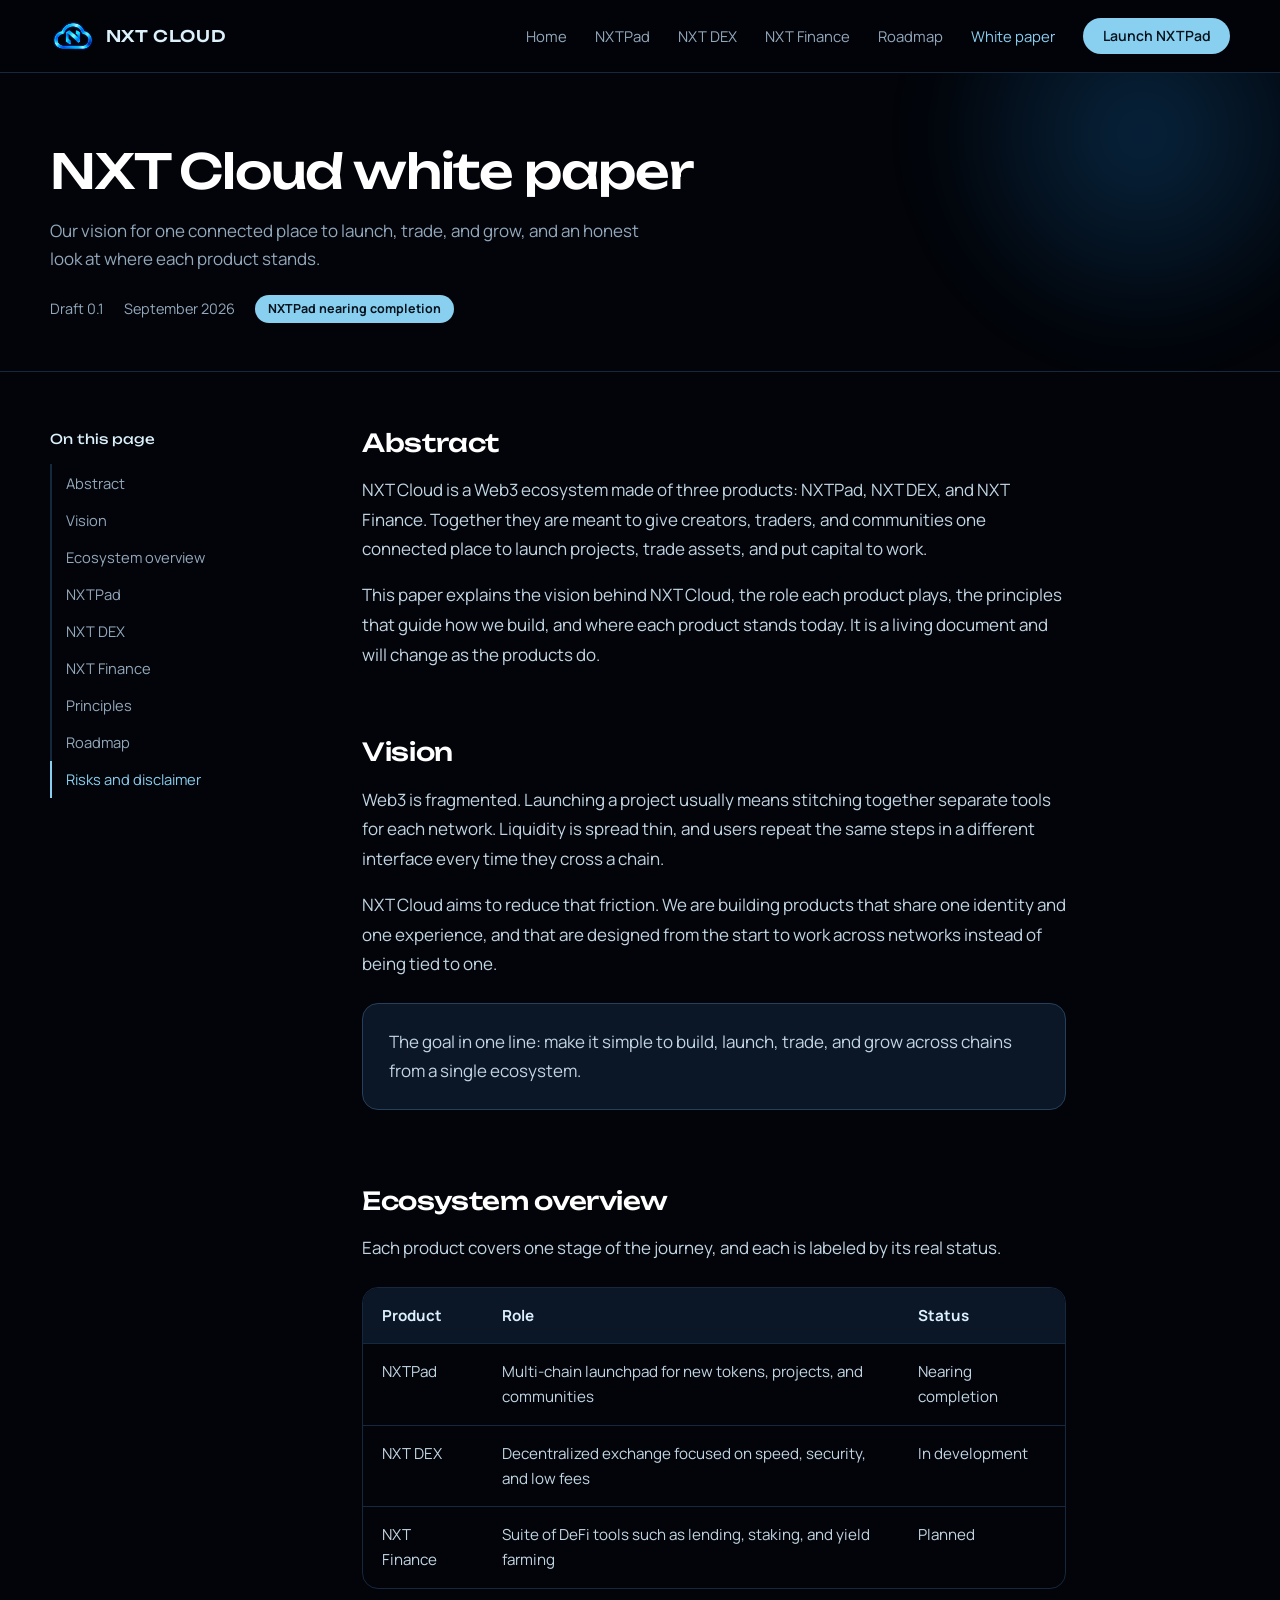
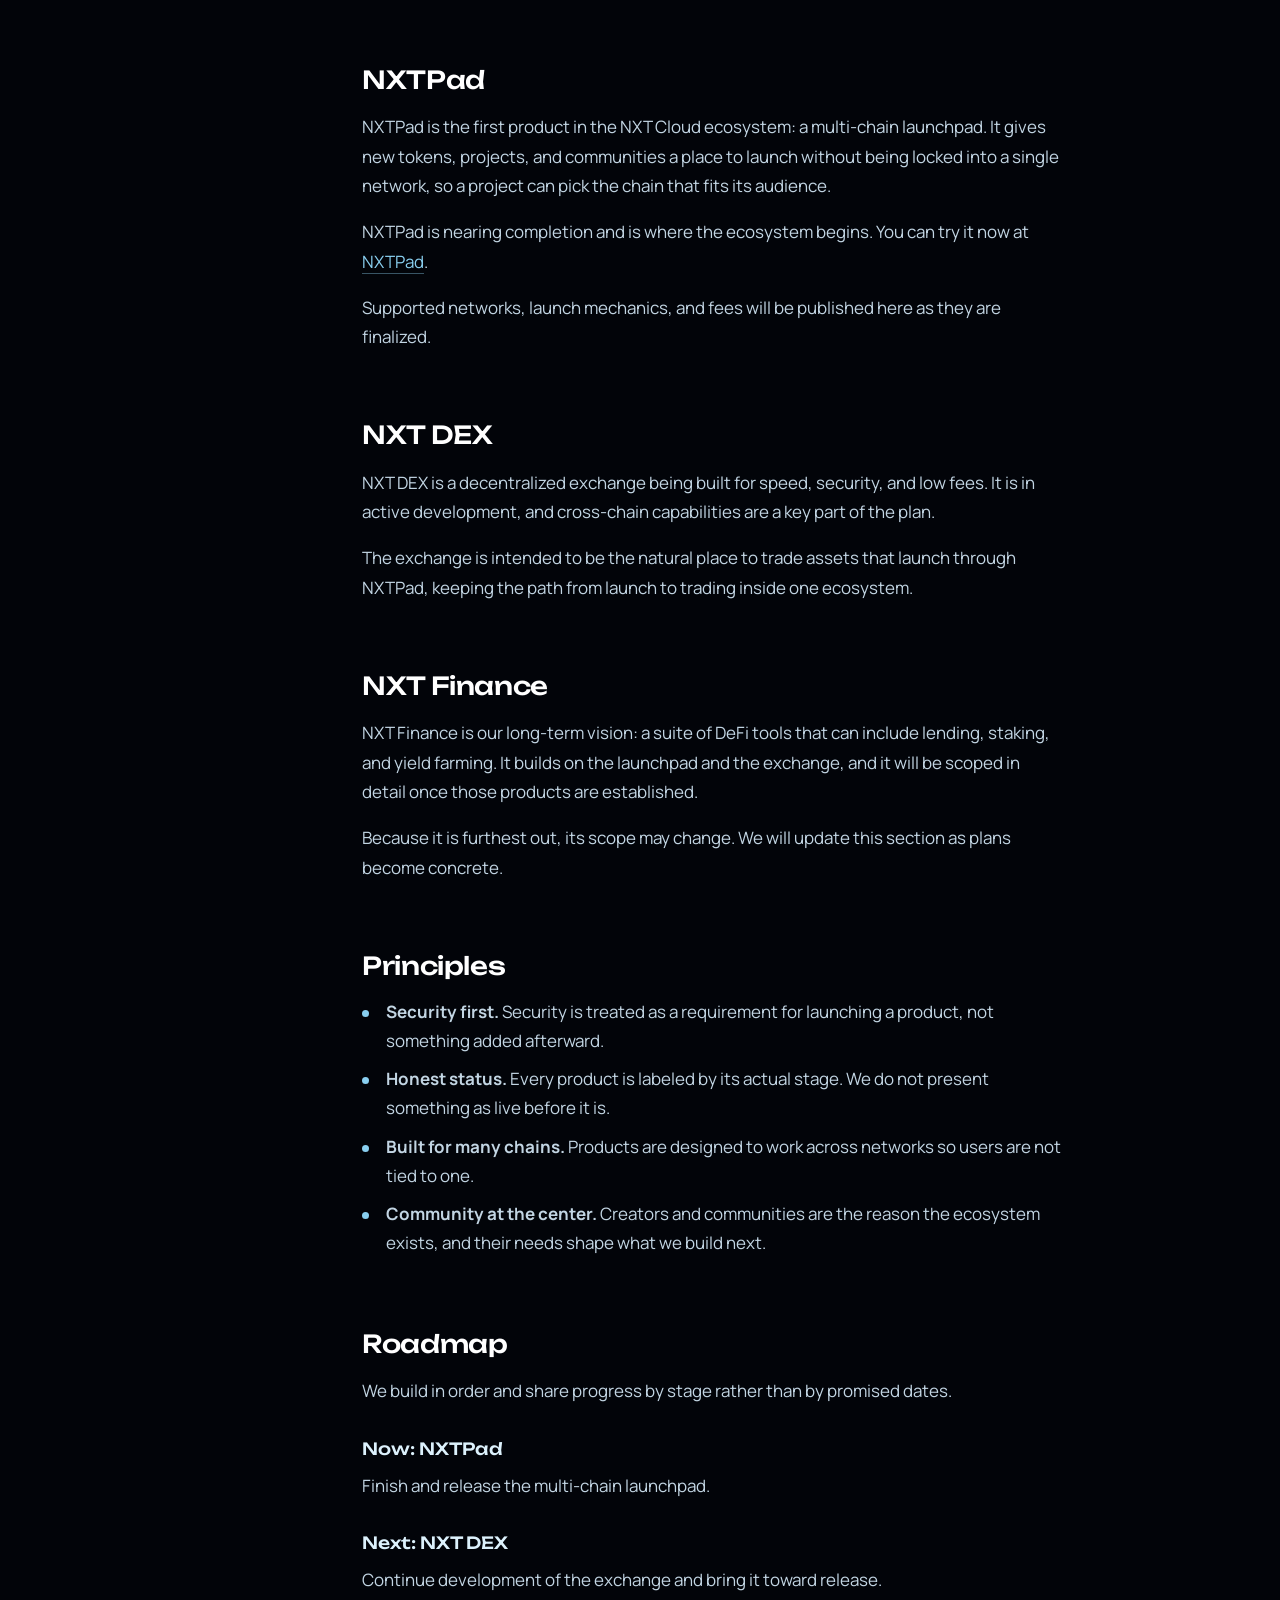
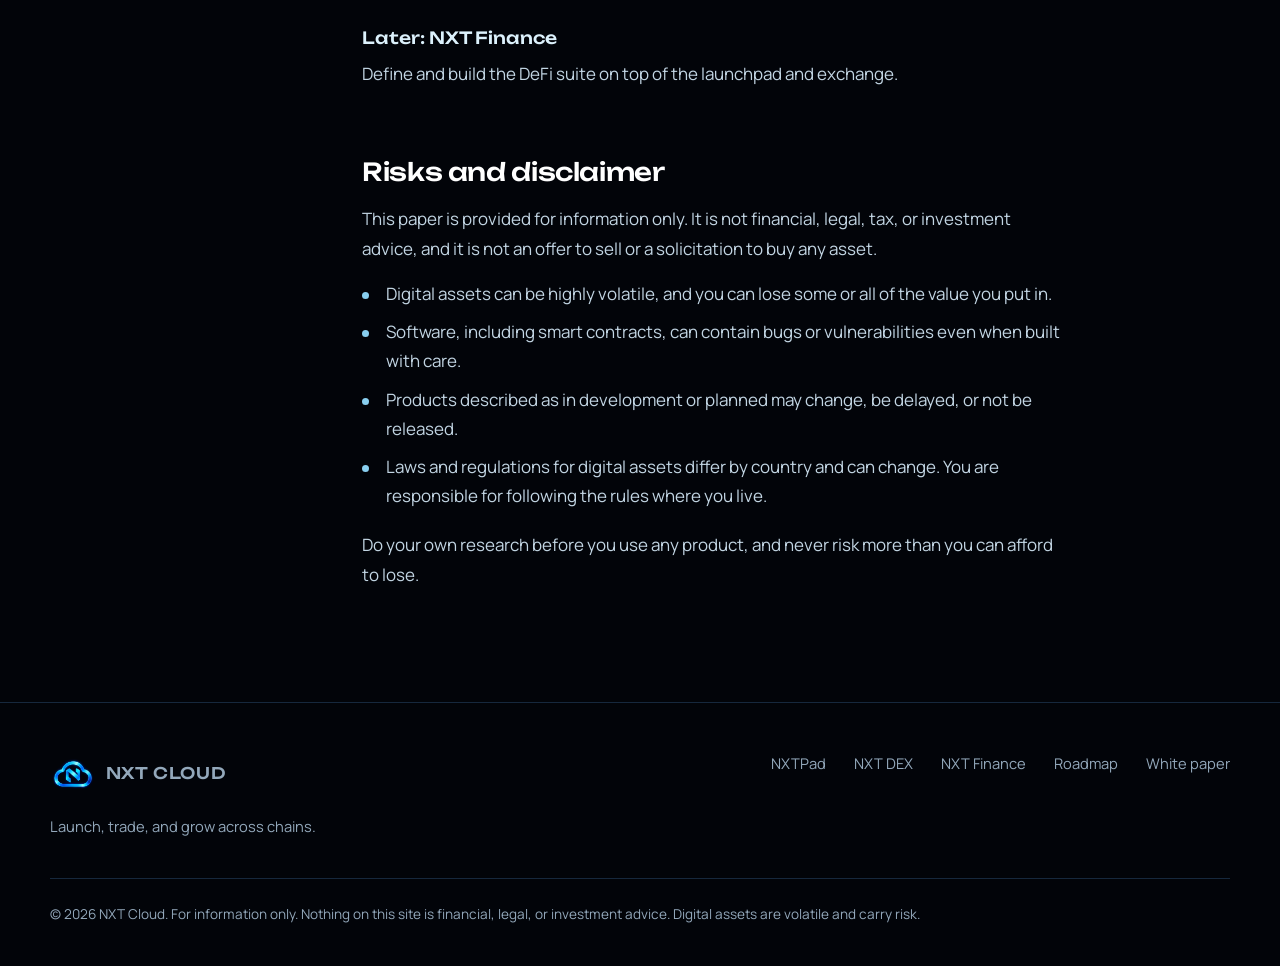
<file: whitepaper.html>
<!doctype html>
<html lang="en">
<head>
  <meta charset="utf-8">
  <meta name="viewport" content="width=device-width, initial-scale=1">
  <title>White paper | NXT Cloud</title>
  <meta name="description" content="The NXT Cloud white paper: our vision, the three products (NXTPad, NXT DEX, NXT Finance), the principles behind them, and the risks.">
  <meta name="theme-color" content="#020409">
  <meta property="og:title" content="NXT Cloud white paper">
  <meta property="og:description" content="Vision, products, principles, and risks for the NXT Cloud ecosystem.">
  <meta property="og:type" content="article">
  <link rel="icon" type="image/png" sizes="48x48" href="assets/img/favicon-48.png">
  <link rel="icon" type="image/png" sizes="192x192" href="assets/img/favicon-192.png">
  <link rel="apple-touch-icon" href="assets/img/apple-touch-icon.png">
  <link rel="preconnect" href="https://fonts.googleapis.com">
  <link rel="preconnect" href="https://fonts.gstatic.com" crossorigin>
  <link href="https://fonts.googleapis.com/css2?family=Manrope:wght@400;500;600;700&family=Unbounded:wght@400;500&display=swap" rel="stylesheet">
  <link rel="stylesheet" href="assets/css/style.css">
</head>
<body>
  <a class="skip" href="#main">Skip to content</a>

  <header class="site-header">
    <div class="wrap header-inner">
      <a class="brand" href="index.html" aria-label="NXT Cloud home">
        <img src="assets/img/logo.png" alt="" width="46" height="46">
        <span>NXT CLOUD</span>
      </a>
      <button class="nav-toggle" type="button" aria-expanded="false" aria-controls="nav">Menu</button>
      <nav class="nav" id="nav" aria-label="Main">
        <a href="index.html">Home</a>
        <a href="pad.html">NXTPad</a>
        <a href="dex.html">NXT DEX</a>
        <a href="index.html#nxt-finance">NXT Finance</a>
        <a href="index.html#roadmap">Roadmap</a>
        <a href="whitepaper.html" aria-current="page">White paper</a>
        <a class="btn btn-primary btn-sm" href="https://nxtpad.nxtpadsupport.workers.dev/launch" target="_blank" rel="noopener noreferrer">Launch NXTPad</a>
      </nav>
    </div>
  </header>

  <main id="main">
    <section class="doc-hero">
      <div class="wrap">
        <h1>NXT Cloud white paper</h1>
        <p>Our vision for one connected place to launch, trade, and grow, and an honest look at where each product stands.</p>
        <div class="doc-meta">
          <span>Draft 0.1</span>
          <span>September 2026</span>
          <span class="pill pill--soon">NXTPad nearing completion</span>
        </div>
      </div>
    </section>

    <div class="wrap doc-layout">
      <aside class="toc" aria-label="On this page">
        <p>On this page</p>
        <nav>
          <a href="#abstract">Abstract</a>
          <a href="#vision">Vision</a>
          <a href="#ecosystem">Ecosystem overview</a>
          <a href="#nxtpad">NXTPad</a>
          <a href="#nxt-dex">NXT DEX</a>
          <a href="#nxt-finance">NXT Finance</a>
          <a href="#principles">Principles</a>
          <a href="#roadmap">Roadmap</a>
          <a href="#risks">Risks and disclaimer</a>
        </nav>
      </aside>

      <article class="doc">
        <section id="abstract">
          <h2>Abstract</h2>
          <p>NXT Cloud is a Web3 ecosystem made of three products: NXTPad, NXT DEX, and NXT Finance. Together they are meant to give creators, traders, and communities one connected place to launch projects, trade assets, and put capital to work.</p>
          <p>This paper explains the vision behind NXT Cloud, the role each product plays, the principles that guide how we build, and where each product stands today. It is a living document and will change as the products do.</p>
        </section>

        <section id="vision">
          <h2>Vision</h2>
          <p>Web3 is fragmented. Launching a project usually means stitching together separate tools for each network. Liquidity is spread thin, and users repeat the same steps in a different interface every time they cross a chain.</p>
          <p>NXT Cloud aims to reduce that friction. We are building products that share one identity and one experience, and that are designed from the start to work across networks instead of being tied to one.</p>
          <div class="callout">
            <p>The goal in one line: make it simple to build, launch, trade, and grow across chains from a single ecosystem.</p>
          </div>
        </section>

        <section id="ecosystem">
          <h2>Ecosystem overview</h2>
          <p>Each product covers one stage of the journey, and each is labeled by its real status.</p>
          <div class="table-wrap">
            <table>
              <thead>
                <tr><th>Product</th><th>Role</th><th>Status</th></tr>
              </thead>
              <tbody>
                <tr><td>NXTPad</td><td>Multi-chain launchpad for new tokens, projects, and communities</td><td>Nearing completion</td></tr>
                <tr><td>NXT DEX</td><td>Decentralized exchange focused on speed, security, and low fees</td><td>In development</td></tr>
                <tr><td>NXT Finance</td><td>Suite of DeFi tools such as lending, staking, and yield farming</td><td>Planned</td></tr>
              </tbody>
            </table>
          </div>
        </section>

        <section id="nxtpad">
          <h2>NXTPad</h2>
          <p>NXTPad is the first product in the NXT Cloud ecosystem: a multi-chain launchpad. It gives new tokens, projects, and communities a place to launch without being locked into a single network, so a project can pick the chain that fits its audience.</p>
          <p>NXTPad is nearing completion and is where the ecosystem begins. You can try it now at <a class="inline" href="https://nxtpad.nxtpadsupport.workers.dev/launch" target="_blank" rel="noopener noreferrer">NXTPad</a>.</p>
          <p>Supported networks, launch mechanics, and fees will be published here as they are finalized.</p>
        </section>

        <section id="nxt-dex">
          <h2>NXT DEX</h2>
          <p>NXT DEX is a decentralized exchange being built for speed, security, and low fees. It is in active development, and cross-chain capabilities are a key part of the plan.</p>
          <p>The exchange is intended to be the natural place to trade assets that launch through NXTPad, keeping the path from launch to trading inside one ecosystem.</p>
        </section>

        <section id="nxt-finance">
          <h2>NXT Finance</h2>
          <p>NXT Finance is our long-term vision: a suite of DeFi tools that can include lending, staking, and yield farming. It builds on the launchpad and the exchange, and it will be scoped in detail once those products are established.</p>
          <p>Because it is furthest out, its scope may change. We will update this section as plans become concrete.</p>
        </section>

        <section id="principles">
          <h2>Principles</h2>
          <ul class="bullets">
            <li><strong>Security first.</strong> Security is treated as a requirement for launching a product, not something added afterward.</li>
            <li><strong>Honest status.</strong> Every product is labeled by its actual stage. We do not present something as live before it is.</li>
            <li><strong>Built for many chains.</strong> Products are designed to work across networks so users are not tied to one.</li>
            <li><strong>Community at the center.</strong> Creators and communities are the reason the ecosystem exists, and their needs shape what we build next.</li>
          </ul>
        </section>

        <section id="roadmap">
          <h2>Roadmap</h2>
          <p>We build in order and share progress by stage rather than by promised dates.</p>
          <h3>Now: NXTPad</h3>
          <p>Finish and release the multi-chain launchpad.</p>
          <h3>Next: NXT DEX</h3>
          <p>Continue development of the exchange and bring it toward release.</p>
          <h3>Later: NXT Finance</h3>
          <p>Define and build the DeFi suite on top of the launchpad and exchange.</p>
        </section>

        <section id="risks">
          <h2>Risks and disclaimer</h2>
          <p>This paper is provided for information only. It is not financial, legal, tax, or investment advice, and it is not an offer to sell or a solicitation to buy any asset.</p>
          <ul class="bullets">
            <li>Digital assets can be highly volatile, and you can lose some or all of the value you put in.</li>
            <li>Software, including smart contracts, can contain bugs or vulnerabilities even when built with care.</li>
            <li>Products described as in development or planned may change, be delayed, or not be released.</li>
            <li>Laws and regulations for digital assets differ by country and can change. You are responsible for following the rules where you live.</li>
          </ul>
          <p>Do your own research before you use any product, and never risk more than you can afford to lose.</p>
        </section>
      </article>
    </div>
  </main>

  <footer class="site-footer">
    <div class="wrap">
      <div class="footer-grid">
        <div class="footer-brand">
          <a class="brand" href="index.html" aria-label="NXT Cloud home">
            <img src="assets/img/logo.png" alt="" width="46" height="46">
            <span>NXT CLOUD</span>
          </a>
          <p>Launch, trade, and grow across chains.</p>
        </div>
        <nav class="footer-links" aria-label="Footer">
          <a href="pad.html">NXTPad</a>
          <a href="dex.html">NXT DEX</a>
          <a href="index.html#nxt-finance">NXT Finance</a>
          <a href="index.html#roadmap">Roadmap</a>
          <a href="whitepaper.html">White paper</a>
        </nav>
      </div>
      <p class="legal">&copy; <span data-year>2026</span> NXT Cloud. For information only. Nothing on this site is financial, legal, or investment advice. Digital assets are volatile and carry risk.</p>
    </div>
  </footer>

  <script src="assets/js/main.js"></script>
</body>
</html>
</file>
<file: assets/css/style.css>
/* NXT Cloud — black and baby blue */

:root {
  --black: #020409;
  --ink: #060c15;
  --navy: #0b1626;
  --navy-2: #102038;
  --line: #16283d;
  --line-strong: #24405c;
  --sky: #89cff0;
  --mist: #dcf1fc;
  --slate: #93a8bb;
  --electric: #1e9bff;
  --display: "Unbounded", "Trebuchet MS", system-ui, sans-serif;
  --body: "Manrope", system-ui, -apple-system, "Segoe UI", Roboto, sans-serif;
  --max: 1180px;
}

*,
*::before,
*::after { box-sizing: border-box; }

html { scroll-behavior: smooth; scroll-padding-top: 88px; }

body {
  margin: 0;
  background: var(--black);
  color: var(--mist);
  font-family: var(--body);
  font-size: 1.0625rem;
  line-height: 1.65;
  -webkit-font-smoothing: antialiased;
}

img, svg { display: block; max-width: 100%; }
a { color: inherit; text-decoration: none; }
h1, h2, h3, p, ul, ol { margin: 0; }
ul, ol { padding: 0; list-style: none; }

:focus-visible { outline: 2px solid var(--sky); outline-offset: 3px; border-radius: 6px; }

.wrap { width: min(var(--max), 100% - 3rem); margin-inline: auto; }

.skip {
  position: absolute; left: -999px; top: 8px; z-index: 100;
  background: var(--sky); color: #04121c; padding: 0.6rem 1rem; border-radius: 8px; font-weight: 600;
}
.skip:focus { left: 8px; }

/* Buttons */
.btn {
  display: inline-flex; align-items: center; gap: 0.55rem;
  padding: 0.85rem 1.5rem; border-radius: 999px;
  font-weight: 600; font-size: 0.95rem; line-height: 1;
  border: 1px solid transparent; cursor: pointer;
  transition: background 0.2s, border-color 0.2s, color 0.2s, transform 0.2s;
}
.btn svg { width: 16px; height: 16px; }
.btn-primary { background: var(--sky); color: #04121c; }
.btn-primary:hover { background: var(--mist); }
.btn-ghost { border-color: var(--line-strong); color: var(--mist); }
.btn-ghost:hover { border-color: var(--sky); color: var(--sky); }
.btn-sm { padding: 0.65rem 1.15rem; font-size: 0.88rem; }

/* Header */
.site-header {
  position: sticky; top: 0; z-index: 50;
  background: rgba(2, 4, 9, 0.78);
  -webkit-backdrop-filter: blur(14px); backdrop-filter: blur(14px);
  border-bottom: 1px solid var(--line);
}
.header-inner { display: flex; align-items: center; justify-content: space-between; height: 72px; gap: 1.5rem; }

.brand { display: inline-flex; align-items: center; gap: 0.6rem; }
.brand img { width: 46px; height: 46px; mix-blend-mode: screen; }
.brand span { font-family: var(--display); font-weight: 500; font-size: 1rem; letter-spacing: 0.05em; }

.nav { display: flex; align-items: center; gap: 1.75rem; font-size: 0.93rem; color: var(--slate); }
.nav a { transition: color 0.2s; }
.nav a:hover { color: var(--mist); }
.nav a[aria-current="page"] { color: var(--sky); }

.nav-toggle {
  display: none; background: none; border: 1px solid var(--line-strong);
  color: var(--mist); border-radius: 10px; padding: 0.5rem 0.7rem; cursor: pointer; font: inherit; font-size: 0.9rem;
}

/* Hero */
.hero { position: relative; overflow: hidden; padding: 4.5rem 0 11rem; isolation: isolate; background: var(--black); }
.hero::after { content: ""; position: absolute; left: 0; right: 0; bottom: 0; height: 140px; z-index: -1; background: linear-gradient(180deg, transparent, var(--black)); pointer-events: none; }

.hero::before {
  content: ""; position: absolute; inset: 0; z-index: -2;
  background-image:
    radial-gradient(1.5px 1.5px at 8% 22%, rgba(220, 241, 252, 0.7), transparent),
    radial-gradient(1px 1px at 17% 64%, rgba(220, 241, 252, 0.5), transparent),
    radial-gradient(1.5px 1.5px at 31% 12%, rgba(137, 207, 240, 0.7), transparent),
    radial-gradient(1px 1px at 44% 38%, rgba(220, 241, 252, 0.45), transparent),
    radial-gradient(1px 1px at 52% 78%, rgba(220, 241, 252, 0.4), transparent),
    radial-gradient(1.5px 1.5px at 63% 18%, rgba(220, 241, 252, 0.6), transparent),
    radial-gradient(1px 1px at 74% 52%, rgba(137, 207, 240, 0.5), transparent),
    radial-gradient(1.5px 1.5px at 88% 30%, rgba(220, 241, 252, 0.6), transparent),
    radial-gradient(1px 1px at 93% 72%, rgba(220, 241, 252, 0.4), transparent),
    radial-gradient(1px 1px at 3% 84%, rgba(220, 241, 252, 0.4), transparent);
}

.hero-grid { display: grid; grid-template-columns: 1.05fr 0.95fr; gap: 2rem; align-items: center; }

.hero h1 {
  font-family: var(--display); font-weight: 500;
  font-size: clamp(2.1rem, 4.6vw, 3.6rem); line-height: 1.1; letter-spacing: -0.03em;
  color: #fff;
}
.hero .lede { margin-top: 1.6rem; max-width: 34rem; font-size: 1.15rem; color: var(--slate); }
.hero-actions { display: flex; flex-wrap: wrap; gap: 0.85rem; margin-top: 2.2rem; }
.hero-note { margin-top: 1.4rem; font-size: 0.92rem; color: var(--slate); display: flex; align-items: center; gap: 0.6rem; }
.hero-note i { width: 8px; height: 8px; border-radius: 50%; background: var(--sky); box-shadow: 0 0 0 4px rgba(137, 207, 240, 0.18); }

.scene { position: relative; width: min(100%, 540px); margin-inline: auto; aspect-ratio: 1; }
.scene .glow {
  position: absolute; inset: 6%; border-radius: 50%;
  background: radial-gradient(circle, rgba(30, 155, 255, 0.42) 0%, rgba(30, 155, 255, 0.12) 45%, transparent 70%);
  filter: blur(18px);
}
.scene .logo {
  position: absolute; inset: 0; width: 100%; height: 100%;
  mix-blend-mode: screen; animation: float 9s ease-in-out infinite;
}
.scene .orbits { position: absolute; inset: -4%; width: 108%; height: 108%; animation: spin 90s linear infinite; }

.clouds { position: absolute; left: 0; right: 0; bottom: 0; height: 380px; z-index: -1; pointer-events: none; }
.cloud {
  position: absolute; bottom: 0; border-radius: 50%; filter: blur(34px);
  background: radial-gradient(ellipse at center, rgba(137, 207, 240, 0.34) 0%, rgba(30, 110, 190, 0.22) 45%, transparent 72%);
}
.cloud.c1 { left: -10%; width: 55%; height: 240px; animation: drift 46s ease-in-out infinite alternate; }
.cloud.c2 { left: 22%; width: 60%; height: 300px; bottom: -70px; opacity: 0.85; animation: drift 62s ease-in-out infinite alternate-reverse; }
.cloud.c3 { right: -12%; width: 58%; height: 260px; animation: drift 54s ease-in-out infinite alternate; }
.cloud.c4 { left: 8%; width: 84%; height: 150px; bottom: -40px;
  background: radial-gradient(ellipse at center, rgba(11, 22, 38, 0.95) 0%, rgba(11, 22, 38, 0.6) 55%, transparent 75%);
  animation: none; filter: blur(22px);
}

@keyframes float { 0%, 100% { transform: translateY(0); } 50% { transform: translateY(-14px); } }
@keyframes spin { to { transform: rotate(360deg); } }
@keyframes drift { from { transform: translateX(-4%); } to { transform: translateX(6%); } }

/* Sections */
.section { padding: 6.5rem 0; }
.section-head { max-width: 40rem; margin-bottom: 3rem; }
.section h2, .band h2 {
  font-family: var(--display); font-weight: 500;
  font-size: clamp(1.5rem, 2.8vw, 2.1rem); line-height: 1.2; letter-spacing: -0.02em; color: #fff;
}
.section-head p { margin-top: 1rem; color: var(--slate); }

/* Pills */
.pill { display: inline-flex; align-items: center; padding: 0.3rem 0.8rem; border-radius: 999px; font-size: 0.78rem; font-weight: 700; line-height: 1.4; }
.pill--soon { background: var(--sky); color: #04121c; }
.pill--dev { border: 1px solid #3e7595; color: var(--sky); }
.pill--plan { border: 1px dashed #3a566f; color: var(--slate); }

/* Products */
.products { display: grid; grid-template-columns: 1.25fr 1fr; grid-template-rows: auto auto; gap: 1.25rem; }
.card { background: var(--ink); border: 1px solid var(--line); border-radius: 22px; padding: 2rem; display: flex; flex-direction: column; }
.card h3 { font-family: var(--display); font-weight: 500; font-size: 1.35rem; letter-spacing: -0.01em; color: #fff; margin: 1.1rem 0 0.35rem; }
.card .tag { color: var(--sky); font-size: 0.95rem; font-weight: 600; }
.card p.body { margin-top: 0.9rem; color: var(--slate); font-size: 1rem; }
.card .more { margin-top: auto; padding-top: 1.4rem; color: var(--sky); font-weight: 600; font-size: 0.93rem; display: inline-flex; align-items: center; gap: 0.4rem; }
.card .more:hover { color: var(--mist); }

.card--main {
  grid-row: span 2; padding: 2.5rem; border: 1.5px solid var(--sky);
  background: radial-gradient(120% 90% at 100% 0%, rgba(30, 155, 255, 0.18), transparent 60%), var(--navy);
}
.card--main h3 { font-size: 2rem; margin-top: 1.4rem; }
.card--main p.body { font-size: 1.05rem; max-width: 30rem; }
.card--dev { border-color: var(--line-strong); }
.card--plan { border-style: dashed; border-color: #2a4258; }

.checks { margin-top: 1.5rem; display: grid; gap: 0.7rem; }
.checks li { position: relative; padding-left: 1.7rem; color: var(--mist); font-size: 0.98rem; }
.checks li::before {
  content: ""; position: absolute; left: 0; top: 0.45em; width: 10px; height: 10px; border-radius: 50%;
  background: var(--sky); box-shadow: 0 0 0 4px rgba(137, 207, 240, 0.16);
}
.card--main .btn { margin-top: 2rem; align-self: flex-start; }

/* Roadmap */
.roadmap { background: linear-gradient(180deg, var(--black), var(--ink) 40%, var(--black)); }
.timeline { display: grid; grid-template-columns: repeat(3, 1fr); gap: 2rem; position: relative; }
.stage { position: relative; padding-top: 2.6rem; }
.stage::before { content: ""; position: absolute; top: 9px; left: 0; right: -2rem; height: 2px; background: var(--line-strong); }
.stage:last-child::before { right: 0; background: linear-gradient(90deg, var(--line-strong), transparent); }
.stage::after { content: ""; position: absolute; top: 0; left: 0; width: 20px; height: 20px; border-radius: 50%; background: var(--black); border: 2px solid var(--sky); }
.stage--now::after { background: var(--sky); box-shadow: 0 0 0 6px rgba(137, 207, 240, 0.2); }
.stage--next::after { background: radial-gradient(circle, var(--sky) 0 35%, var(--black) 40%); }
.stage--later::after { border: 2px dashed #4a6a85; }
.stage .when { font-family: var(--display); font-size: 0.95rem; color: var(--sky); }
.stage h3 { font-family: var(--display); font-weight: 500; font-size: 1.3rem; color: #fff; margin: 0.4rem 0 0.6rem; }
.stage p { color: var(--slate); font-size: 0.98rem; max-width: 22rem; }

/* White paper band */
.band { padding: 0 0 6.5rem; }
.band-card {
  display: grid; grid-template-columns: 1fr 1fr; gap: 3rem; align-items: center;
  border: 1px solid var(--line-strong); border-radius: 28px; padding: 3.25rem;
  background: radial-gradient(90% 120% at 0% 0%, rgba(30, 155, 255, 0.16), transparent 60%), var(--navy);
}
.band-card p { color: var(--slate); margin: 1rem 0 1.8rem; max-width: 30rem; }
.toc-preview { columns: 2; column-gap: 2rem; counter-reset: sec; font-size: 0.95rem; color: var(--mist); }
.toc-preview li { counter-increment: sec; break-inside: avoid; padding: 0.55rem 0; border-bottom: 1px solid var(--line); }
.toc-preview li::before { content: counter(sec) "  "; color: var(--sky); font-weight: 700; margin-right: 0.35rem; }

/* Footer */
.site-footer { border-top: 1px solid var(--line); padding: 3rem 0 2.5rem; color: var(--slate); font-size: 0.92rem; }
.footer-grid { display: flex; flex-wrap: wrap; justify-content: space-between; gap: 2rem; }
.footer-brand p { margin-top: 0.7rem; max-width: 20rem; }
.footer-links { display: flex; flex-wrap: wrap; gap: 0.6rem 1.75rem; align-content: flex-start; }
.footer-links a:hover { color: var(--mist); }
.legal { margin-top: 2.5rem; padding-top: 1.5rem; border-top: 1px solid var(--line); font-size: 0.85rem; }

/* White paper page */
.doc-hero { padding: 4.5rem 0 3rem; border-bottom: 1px solid var(--line); position: relative; overflow: hidden; }
.doc-hero::after { content: ""; position: absolute; right: -8%; top: -60%; width: 480px; height: 480px; border-radius: 50%; background: radial-gradient(circle, rgba(30, 155, 255, 0.22), transparent 65%); filter: blur(30px); z-index: -1; }
.doc-hero h1 { font-family: var(--display); font-weight: 500; font-size: clamp(1.9rem, 4vw, 3rem); line-height: 1.1; letter-spacing: -0.025em; color: #fff; }
.doc-hero p { margin-top: 1.2rem; color: var(--slate); max-width: 38rem; }
.doc-meta { margin-top: 1.4rem; display: flex; flex-wrap: wrap; gap: 0.6rem 1.25rem; font-size: 0.9rem; color: var(--slate); align-items: center; }

.doc-layout { display: grid; grid-template-columns: 240px minmax(0, 1fr); gap: 4.5rem; padding: 3.5rem 0 6rem; }
.toc { position: sticky; top: 104px; align-self: start; font-size: 0.92rem; }
.toc p { font-family: var(--display); font-size: 0.85rem; color: var(--mist); margin-bottom: 0.9rem; }
.toc a { display: block; padding: 0.4rem 0.9rem; color: var(--slate); border-left: 2px solid var(--line); transition: color 0.2s, border-color 0.2s; }
.toc a:hover { color: var(--mist); }
.toc a.is-active { color: var(--sky); border-left-color: var(--sky); }

.doc { max-width: 44rem; }
.doc section { padding-top: 3.25rem; }
.doc section:first-child { padding-top: 0; }
.doc h2 { font-family: var(--display); font-weight: 500; font-size: 1.55rem; line-height: 1.2; letter-spacing: -0.015em; color: #fff; margin-bottom: 1.1rem; }
.doc h3 { font-family: var(--display); font-weight: 500; font-size: 1.05rem; color: var(--mist); margin: 1.8rem 0 0.5rem; }
.doc p { color: #c2d5e3; margin-bottom: 1rem; line-height: 1.75; }
.doc ul.bullets { margin: 0.5rem 0 1.2rem; display: grid; gap: 0.6rem; }
.doc ul.bullets li { position: relative; padding-left: 1.5rem; color: #c2d5e3; line-height: 1.7; }
.doc ul.bullets li::before { content: ""; position: absolute; left: 0; top: 0.7em; width: 7px; height: 7px; border-radius: 50%; background: var(--sky); }
.doc a.inline { color: var(--sky); border-bottom: 1px solid rgba(137, 207, 240, 0.4); }
.doc a.inline:hover { border-bottom-color: var(--sky); }
.doc .callout { background: var(--navy); border: 1px solid var(--line-strong); border-radius: 16px; padding: 1.4rem 1.6rem; margin: 1.5rem 0; }
.doc .callout p { margin: 0; }

.table-wrap { overflow-x: auto; margin: 1.5rem 0; border: 1px solid var(--line); border-radius: 16px; }
table { width: 100%; border-collapse: collapse; font-size: 0.95rem; min-width: 32rem; }
th, td { text-align: left; padding: 0.95rem 1.2rem; border-bottom: 1px solid var(--line); vertical-align: top; }
th { font-weight: 700; color: var(--mist); background: var(--navy); }
td { color: #c2d5e3; }
tr:last-child td { border-bottom: 0; }

/* Responsive */
@media (max-width: 960px) {
  .nav-toggle { display: inline-block; }
  .nav {
    display: none; position: absolute; top: 72px; left: 0; right: 0; flex-direction: column; align-items: flex-start; gap: 0;
    background: rgba(2, 4, 9, 0.97); border-bottom: 1px solid var(--line); padding: 0.75rem 1.5rem 1.25rem;
  }
  .nav.is-open { display: flex; }
  .nav a { padding: 0.75rem 0; width: 100%; }
  .nav .btn { width: auto; margin-top: 0.5rem; }
  .hero { padding: 3rem 0 9rem; }
  .hero-grid { grid-template-columns: 1fr; }
  .scene { width: min(100%, 400px); order: -1; }
  .products { grid-template-columns: 1fr; }
  .card--main { grid-row: auto; }
  .band-card { grid-template-columns: 1fr; padding: 2.25rem; gap: 2rem; }
  .doc-layout { grid-template-columns: 1fr; gap: 2rem; }
  .toc { position: static; }
  .toc nav { display: flex; flex-wrap: wrap; gap: 0.4rem; }
  .toc a { border: 1px solid var(--line); border-radius: 999px; padding: 0.35rem 0.85rem; }
  .toc a.is-active { border-color: var(--sky); }
}

@media (max-width: 720px) {
  .section { padding: 4.5rem 0; }
  .timeline { grid-template-columns: 1fr; gap: 0; }
  .stage { padding: 0 0 2.5rem 2.6rem; }
  .stage::before { top: 0; bottom: 0; left: 9px; right: auto; width: 2px; height: auto; }
  .stage:last-child::before { background: linear-gradient(180deg, var(--line-strong), transparent); }
  .toc-preview { columns: 1; }
  .brand span { font-size: 0.9rem; }
}

@media (prefers-reduced-motion: reduce) {
  html { scroll-behavior: auto; }
  .scene .logo, .scene .orbits, .cloud { animation: none; }
  .btn { transition: none; }
}
</file>
